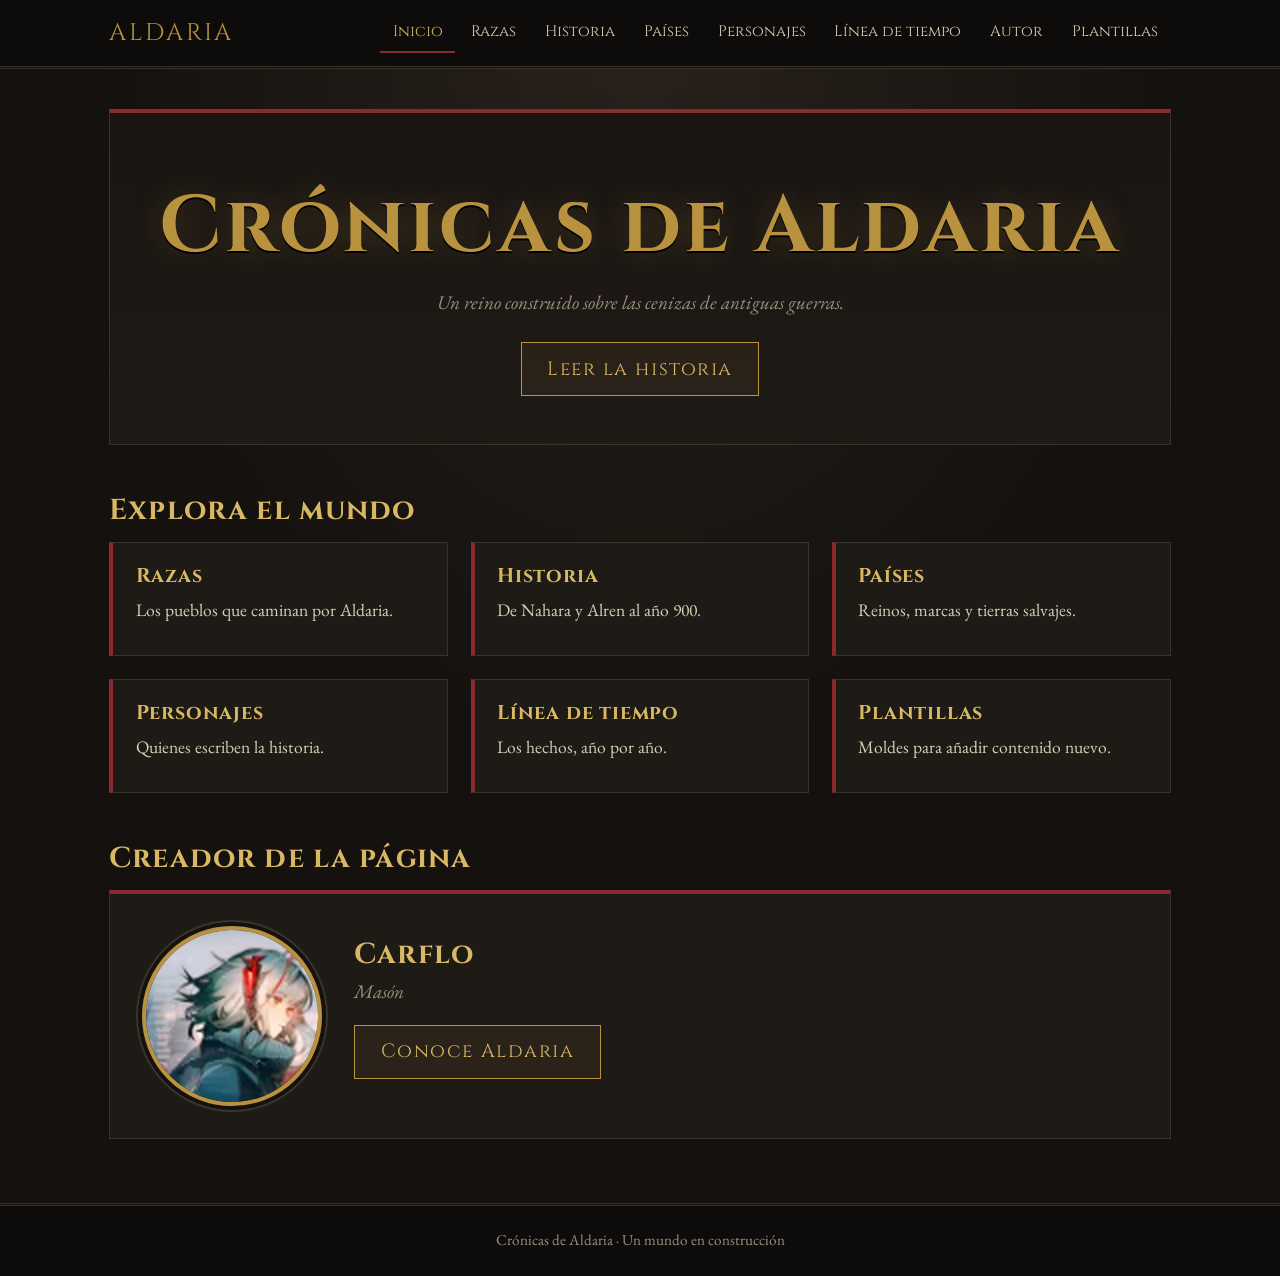
<file: index.html>
<!DOCTYPE html>
<html lang="es">
<head>
<meta charset="UTF-8">
<meta name="viewport" content="width=device-width, initial-scale=1">
<title>Inicio · Aldaria</title>
<link rel="preconnect" href="https://fonts.googleapis.com">
<link rel="preconnect" href="https://fonts.gstatic.com" crossorigin>
<link href="https://fonts.googleapis.com/css2?family=Cinzel:wght@400;700&family=EB+Garamond:ital,wght@0,400;0,600;1,400&display=swap" rel="stylesheet">
<link rel="stylesheet" href="css/style.css">
<script>document.documentElement.classList.add("js")</script>
</head>
<body>
<header class="cabecera"><div class="interior">
  <a class="marca" href="index.html">ALDARIA</a>
  <button class="menu-boton" aria-expanded="false" aria-label="Abrir menú">Menú</button>
  <nav aria-label="Principal"><ul><li><a href="index.html" aria-current="page">Inicio</a></li><li><a href="razas.html">Razas</a></li><li><a href="historia.html">Historia</a></li><li><a href="paises.html">Países</a></li><li><a href="personajes.html">Personajes</a></li><li><a href="linea-tiempo.html">Línea de tiempo</a></li><li><a href="autor.html">Autor</a></li><li><a href="plantillas.html">Plantillas</a></li></ul></nav>
</div></header>
<main>
<section class="portada">
<h1>Crónicas de Aldaria</h1>
<p>Un reino construido sobre las cenizas de antiguas guerras.</p>
<a class="boton" href="historia.html">Leer la historia</a>
</section>
<h2>Explora el mundo</h2>
<div class="rejilla"><a class="tarjeta tarjeta-enlace" href="razas.html"><h3>Razas</h3><p>Los pueblos que caminan por Aldaria.</p></a><a class="tarjeta tarjeta-enlace" href="historia.html"><h3>Historia</h3><p>De Nahara y Alren al año 900.</p></a><a class="tarjeta tarjeta-enlace" href="paises.html"><h3>Países</h3><p>Reinos, marcas y tierras salvajes.</p></a><a class="tarjeta tarjeta-enlace" href="personajes.html"><h3>Personajes</h3><p>Quienes escriben la historia.</p></a><a class="tarjeta tarjeta-enlace" href="linea-tiempo.html"><h3>Línea de tiempo</h3><p>Los hechos, año por año.</p></a><a class="tarjeta tarjeta-enlace" href="plantillas.html"><h3>Plantillas</h3><p>Moldes para añadir contenido nuevo.</p></a></div>
<h2 style="margin-top:3rem">Creador de la página</h2>
<section class="autor">
  <img src="img/carflo.png" alt="Imagen de perfil de Carflo">
  <div class="autor-texto">
    <h2>Carflo</h2>
    <p class="dato">Masón</p>
    <p><a class="boton" href="autor.html">Conoce Aldaria</a></p>
  </div>
</section>
</main>
<footer class="pie">Crónicas de Aldaria · Un mundo en construcción</footer>
<script src="js/main.js"></script>
</body>
</html>
</file>
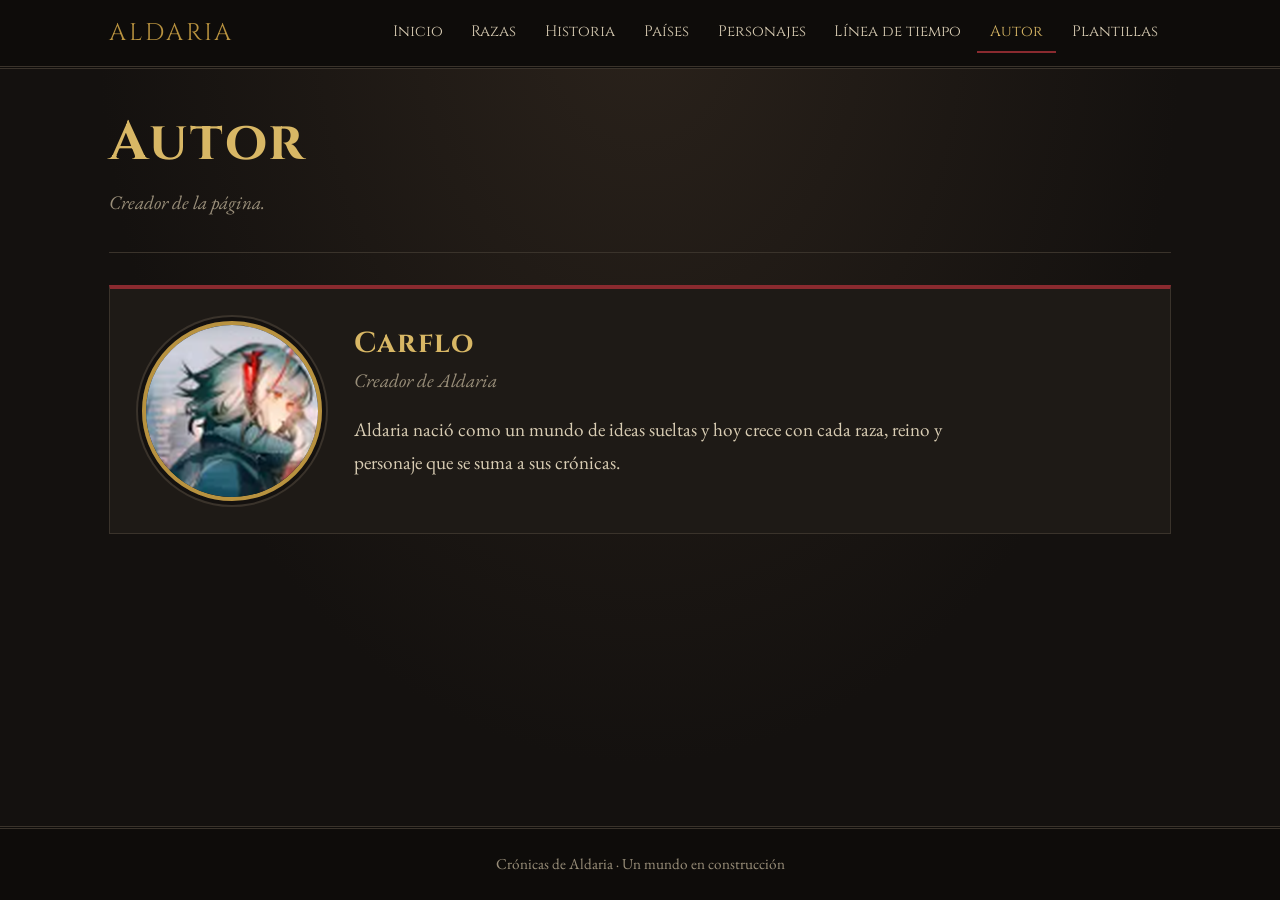
<file: autor.html>
<!DOCTYPE html>
<html lang="es">
<head>
<meta charset="UTF-8">
<meta name="viewport" content="width=device-width, initial-scale=1">
<title>Autor · Aldaria</title>
<link rel="preconnect" href="https://fonts.googleapis.com">
<link rel="preconnect" href="https://fonts.gstatic.com" crossorigin>
<link href="https://fonts.googleapis.com/css2?family=Cinzel:wght@400;700&family=EB+Garamond:ital,wght@0,400;0,600;1,400&display=swap" rel="stylesheet">
<link rel="stylesheet" href="css/style.css">
<script>document.documentElement.classList.add("js")</script>
</head>
<body>
<header class="cabecera"><div class="interior">
  <a class="marca" href="index.html">ALDARIA</a>
  <button class="menu-boton" aria-expanded="false" aria-label="Abrir menú">Menú</button>
  <nav aria-label="Principal"><ul><li><a href="index.html">Inicio</a></li><li><a href="razas.html">Razas</a></li><li><a href="historia.html">Historia</a></li><li><a href="paises.html">Países</a></li><li><a href="personajes.html">Personajes</a></li><li><a href="linea-tiempo.html">Línea de tiempo</a></li><li><a href="autor.html" aria-current="page">Autor</a></li><li><a href="plantillas.html">Plantillas</a></li></ul></nav>
</div></header>
<main>
<div class="cabecera-pagina"><h1>Autor</h1><p>Creador de la página.</p></div>
<section class="autor">
  <img src="img/carflo.png" alt="Imagen de perfil de Carflo">
  <div class="autor-texto">
    <h2>Carflo</h2>
    <p class="dato">Creador de Aldaria</p>
    <p>Aldaria nació como un mundo de ideas sueltas y hoy crece con cada raza, reino y personaje que se suma a sus crónicas.</p>
  </div>
</section>
</main>
<footer class="pie">Crónicas de Aldaria · Un mundo en construcción</footer>
<script src="js/main.js"></script>
</body>
</html>
</file>
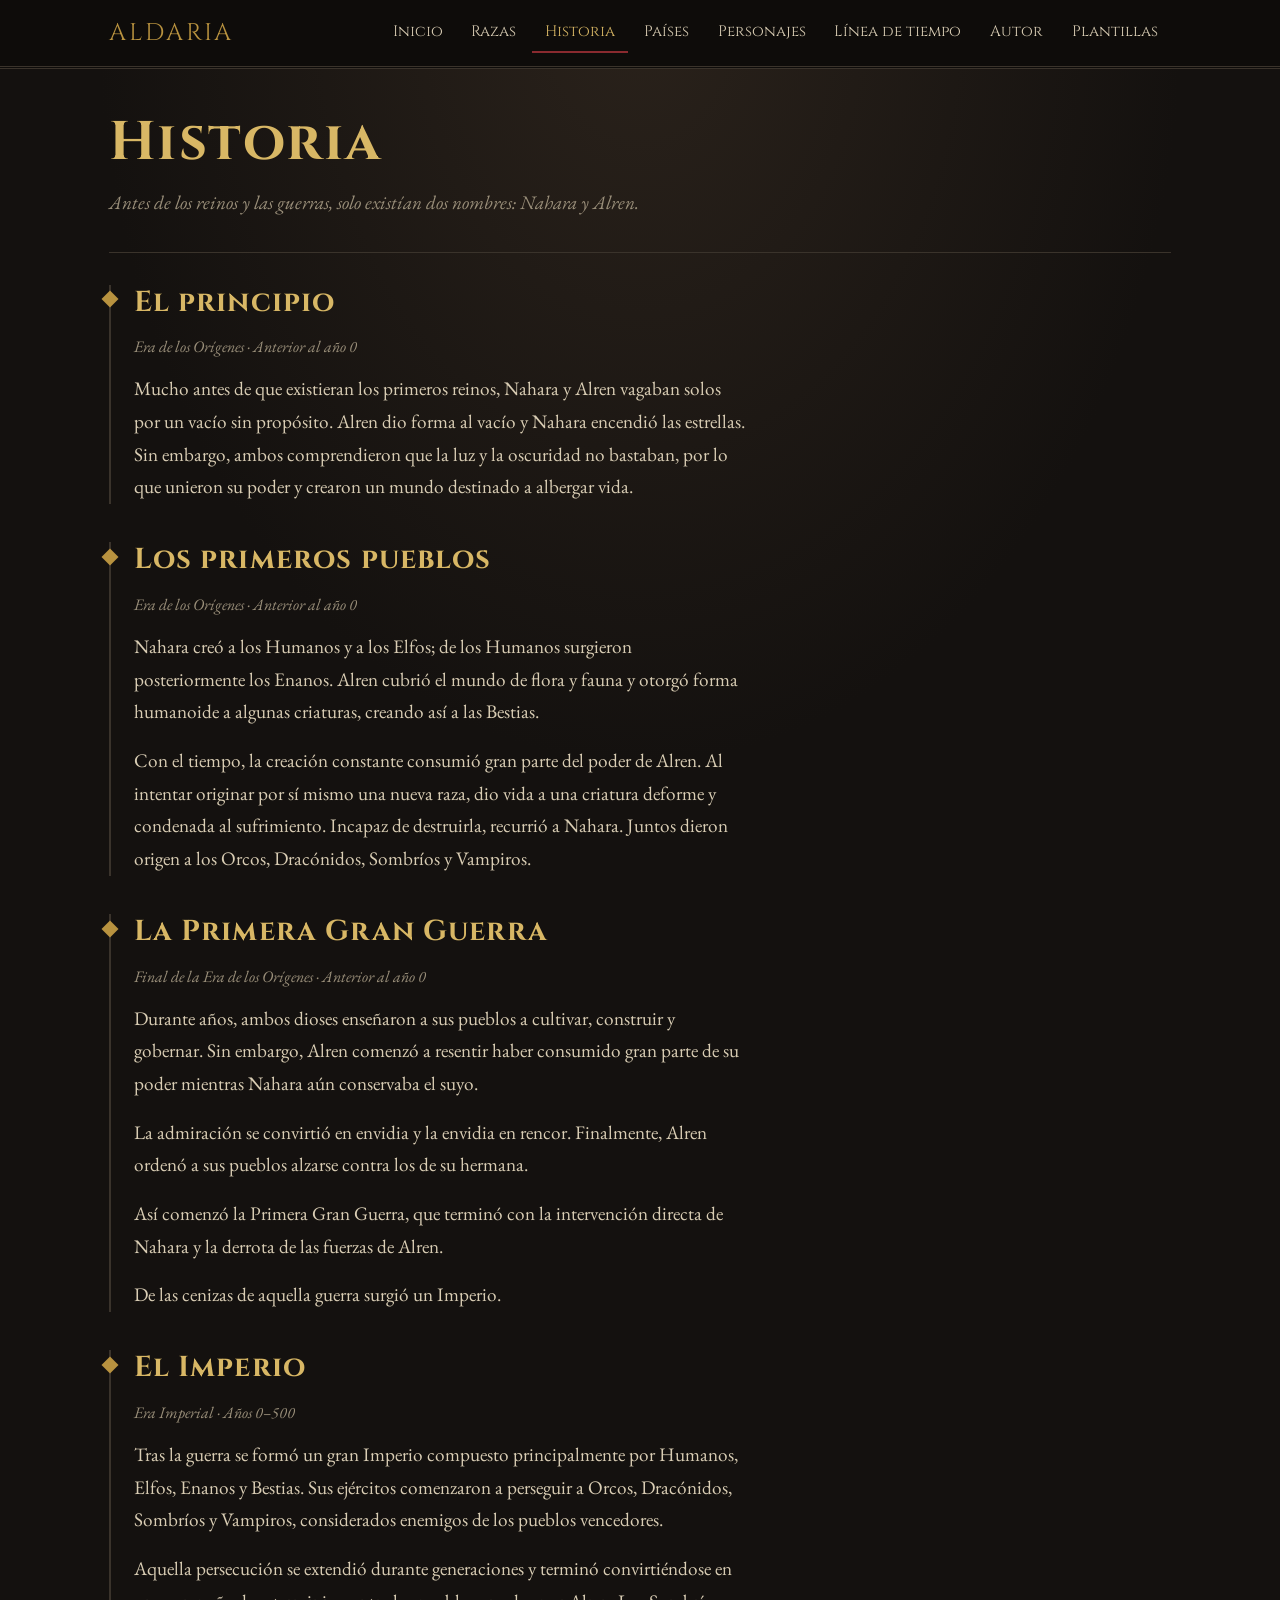
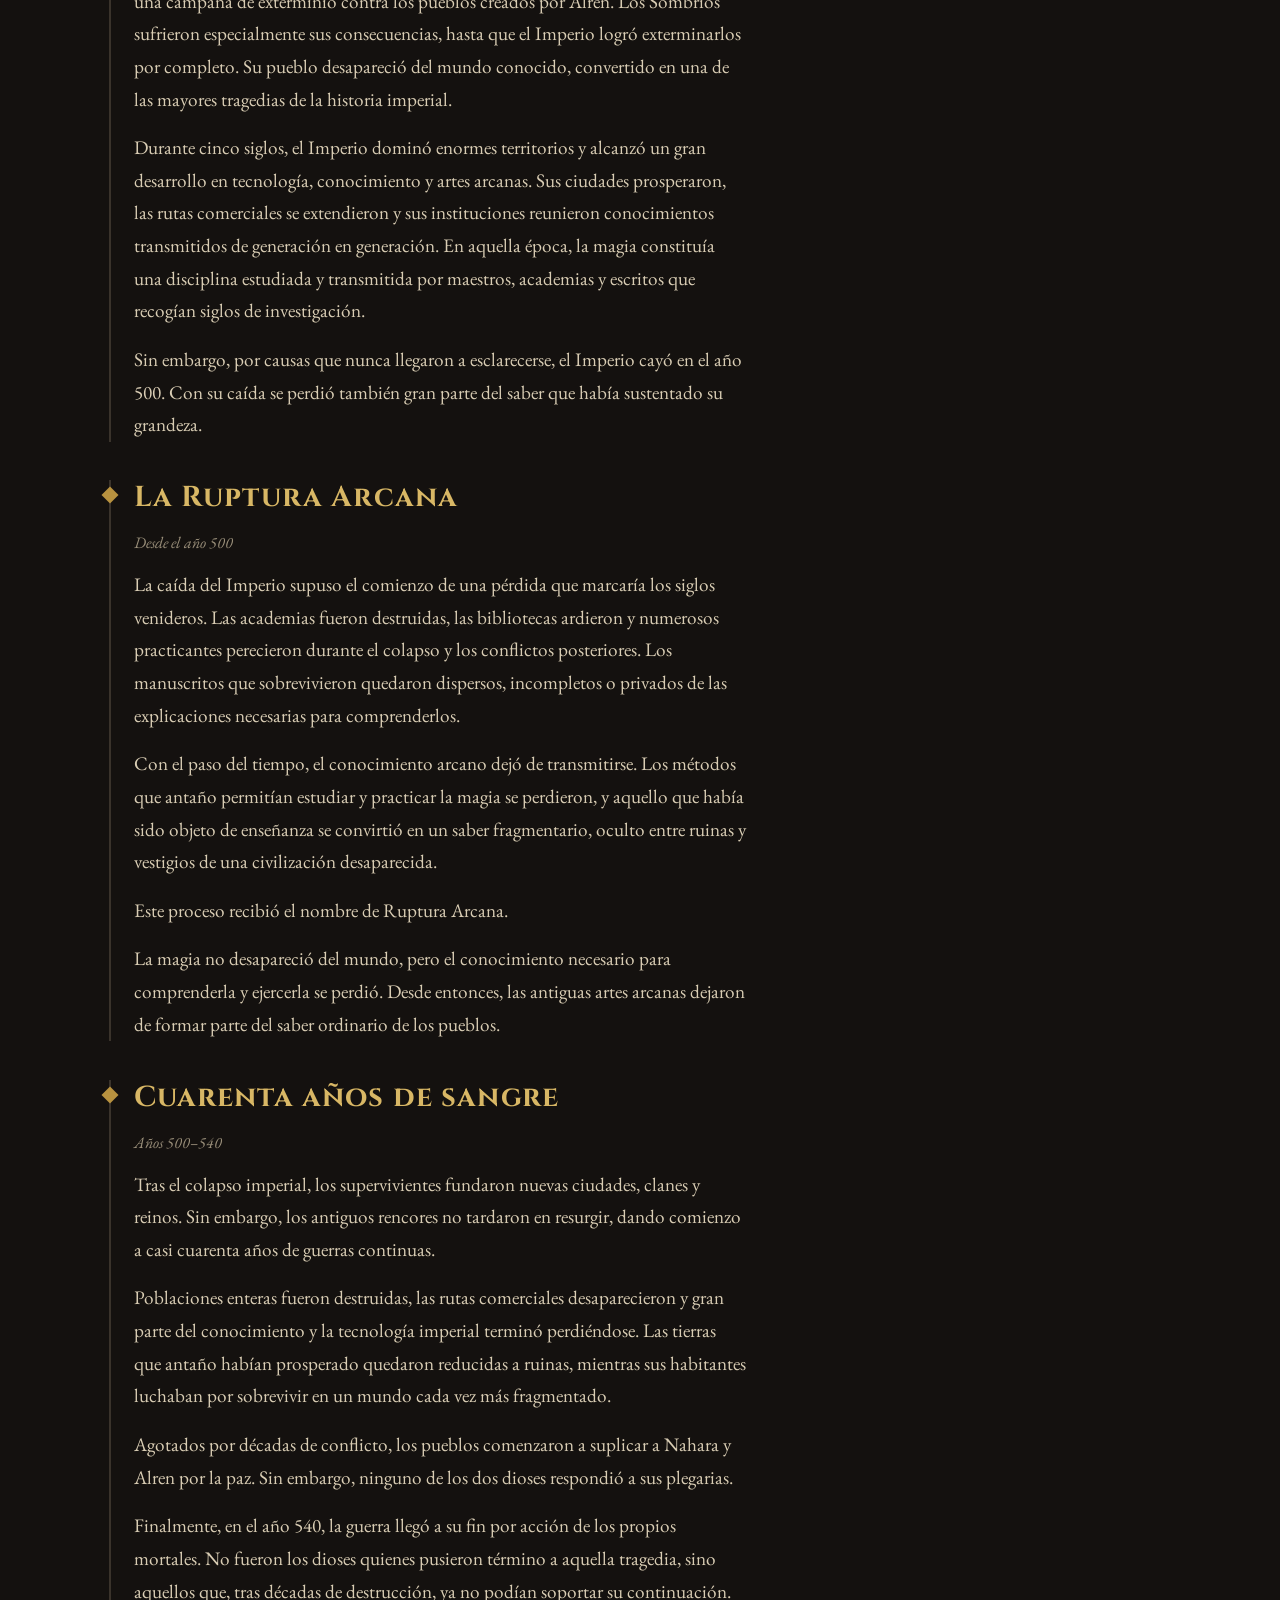
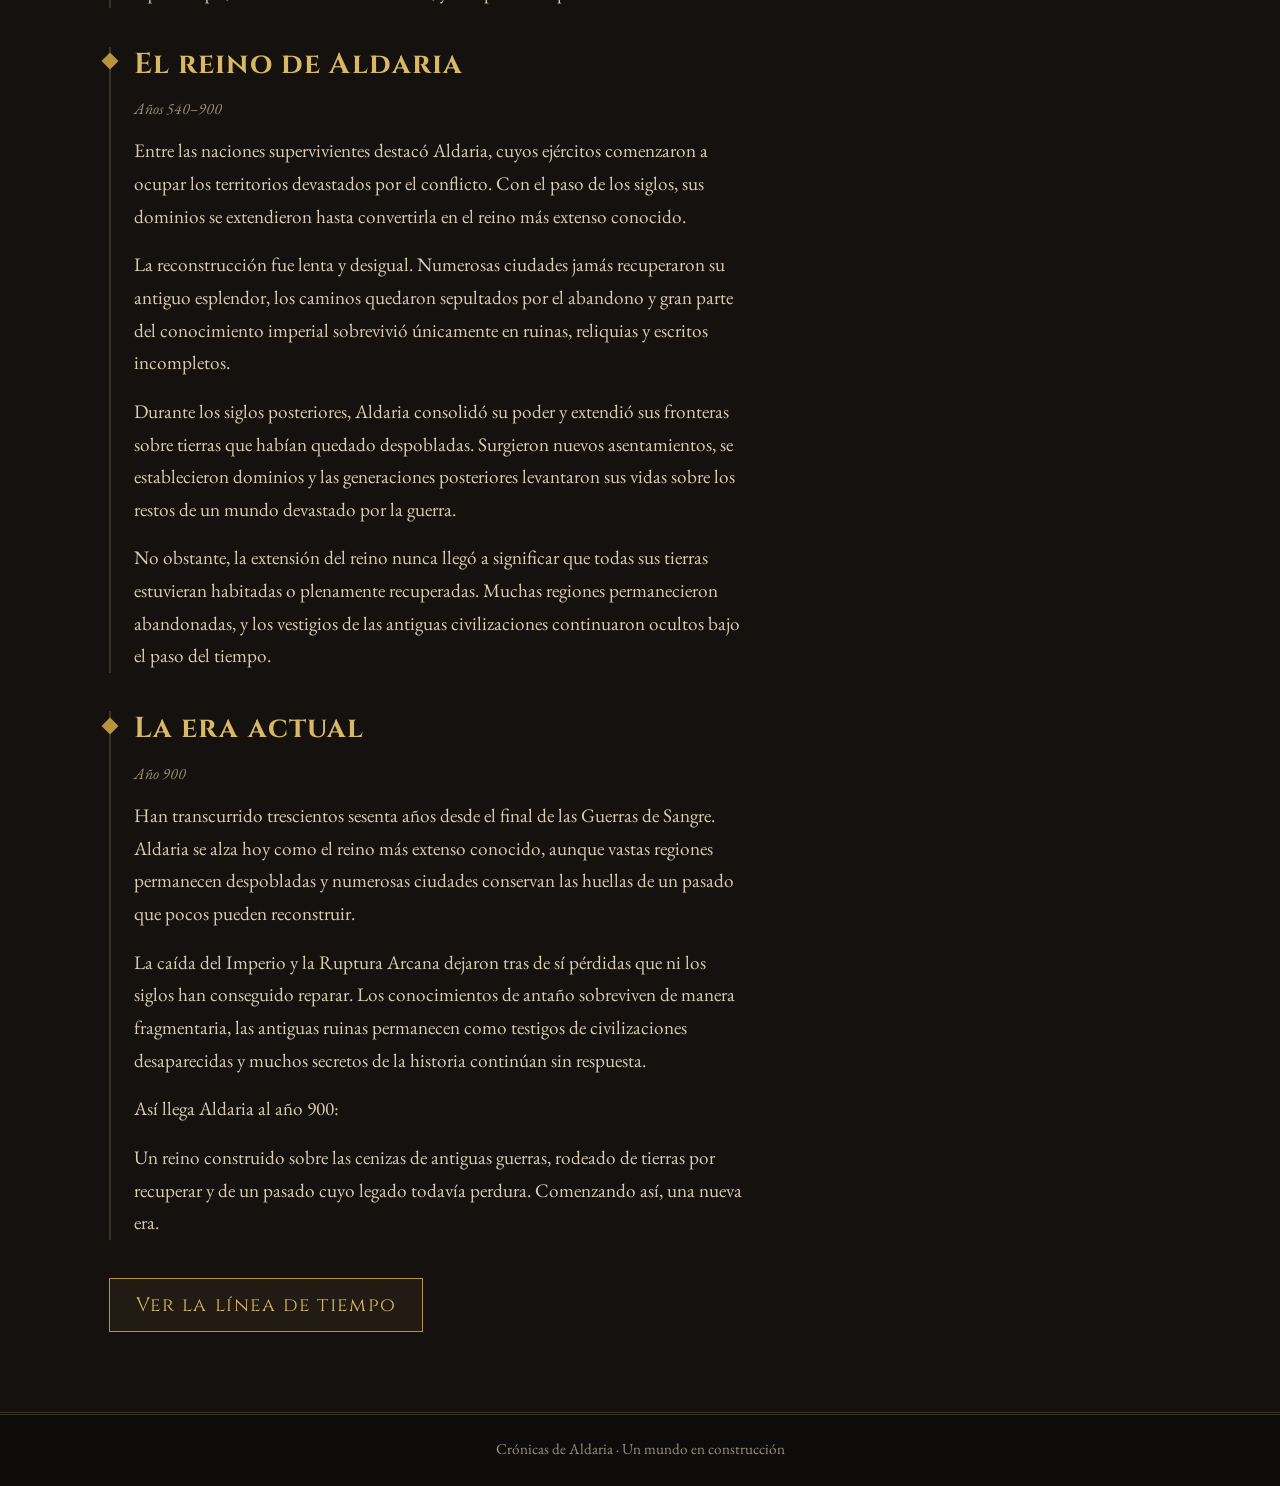
<file: historia.html>
<!DOCTYPE html>
<html lang="es">
<head>
<meta charset="UTF-8">
<meta name="viewport" content="width=device-width, initial-scale=1">
<title>Historia · Aldaria</title>
<link rel="preconnect" href="https://fonts.googleapis.com">
<link rel="preconnect" href="https://fonts.gstatic.com" crossorigin>
<link href="https://fonts.googleapis.com/css2?family=Cinzel:wght@400;700&family=EB+Garamond:ital,wght@0,400;0,600;1,400&display=swap" rel="stylesheet">
<link rel="stylesheet" href="css/style.css">
<script>document.documentElement.classList.add("js")</script>
</head>
<body>
<header class="cabecera"><div class="interior">
  <a class="marca" href="index.html">ALDARIA</a>
  <button class="menu-boton" aria-expanded="false" aria-label="Abrir menú">Menú</button>
  <nav aria-label="Principal"><ul><li><a href="index.html">Inicio</a></li><li><a href="razas.html">Razas</a></li><li><a href="historia.html" aria-current="page">Historia</a></li><li><a href="paises.html">Países</a></li><li><a href="personajes.html">Personajes</a></li><li><a href="linea-tiempo.html">Línea de tiempo</a></li><li><a href="autor.html">Autor</a></li><li><a href="plantillas.html">Plantillas</a></li></ul></nav>
</div></header>
<main>
<div class="cabecera-pagina"><h1>Historia</h1><p>Antes de los reinos y las guerras, solo existían dos nombres: Nahara y Alren.</p></div><section class="era"><h2>El principio</h2><p class="periodo">Era de los Orígenes · Anterior al año 0</p><p>Mucho antes de que existieran los primeros reinos, Nahara y Alren vagaban solos por un vacío sin propósito. Alren dio forma al vacío y Nahara encendió las estrellas. Sin embargo, ambos comprendieron que la luz y la oscuridad no bastaban, por lo que unieron su poder y crearon un mundo destinado a albergar vida.</p></section>
<section class="era"><h2>Los primeros pueblos</h2><p class="periodo">Era de los Orígenes · Anterior al año 0</p><p>Nahara creó a los Humanos y a los Elfos; de los Humanos surgieron posteriormente los Enanos. Alren cubrió el mundo de flora y fauna y otorgó forma humanoide a algunas criaturas, creando así a las Bestias.</p><p>Con el tiempo, la creación constante consumió gran parte del poder de Alren. Al intentar originar por sí mismo una nueva raza, dio vida a una criatura deforme y condenada al sufrimiento. Incapaz de destruirla, recurrió a Nahara. Juntos dieron origen a los Orcos, Dracónidos, Sombríos y Vampiros.</p></section>
<section class="era"><h2>La Primera Gran Guerra</h2><p class="periodo">Final de la Era de los Orígenes · Anterior al año 0</p><p>Durante años, ambos dioses enseñaron a sus pueblos a cultivar, construir y gobernar. Sin embargo, Alren comenzó a resentir haber consumido gran parte de su poder mientras Nahara aún conservaba el suyo.</p><p>La admiración se convirtió en envidia y la envidia en rencor. Finalmente, Alren ordenó a sus pueblos alzarse contra los de su hermana.</p><p>Así comenzó la Primera Gran Guerra, que terminó con la intervención directa de Nahara y la derrota de las fuerzas de Alren.</p><p>De las cenizas de aquella guerra surgió un Imperio.</p></section>
<section class="era"><h2>El Imperio</h2><p class="periodo">Era Imperial · Años 0–500</p><p>Tras la guerra se formó un gran Imperio compuesto principalmente por Humanos, Elfos, Enanos y Bestias. Sus ejércitos comenzaron a perseguir a Orcos, Dracónidos, Sombríos y Vampiros, considerados enemigos de los pueblos vencedores.</p><p>Aquella persecución se extendió durante generaciones y terminó convirtiéndose en una campaña de exterminio contra los pueblos creados por Alren. Los Sombríos sufrieron especialmente sus consecuencias, hasta que el Imperio logró exterminarlos por completo. Su pueblo desapareció del mundo conocido, convertido en una de las mayores tragedias de la historia imperial.</p><p>Durante cinco siglos, el Imperio dominó enormes territorios y alcanzó un gran desarrollo en tecnología, conocimiento y artes arcanas. Sus ciudades prosperaron, las rutas comerciales se extendieron y sus instituciones reunieron conocimientos transmitidos de generación en generación. En aquella época, la magia constituía una disciplina estudiada y transmitida por maestros, academias y escritos que recogían siglos de investigación.</p><p>Sin embargo, por causas que nunca llegaron a esclarecerse, el Imperio cayó en el año 500. Con su caída se perdió también gran parte del saber que había sustentado su grandeza.</p></section>
<section class="era"><h2>La Ruptura Arcana</h2><p class="periodo">Desde el año 500</p><p>La caída del Imperio supuso el comienzo de una pérdida que marcaría los siglos venideros. Las academias fueron destruidas, las bibliotecas ardieron y numerosos practicantes perecieron durante el colapso y los conflictos posteriores. Los manuscritos que sobrevivieron quedaron dispersos, incompletos o privados de las explicaciones necesarias para comprenderlos.</p><p>Con el paso del tiempo, el conocimiento arcano dejó de transmitirse. Los métodos que antaño permitían estudiar y practicar la magia se perdieron, y aquello que había sido objeto de enseñanza se convirtió en un saber fragmentario, oculto entre ruinas y vestigios de una civilización desaparecida.</p><p>Este proceso recibió el nombre de Ruptura Arcana.</p><p>La magia no desapareció del mundo, pero el conocimiento necesario para comprenderla y ejercerla se perdió. Desde entonces, las antiguas artes arcanas dejaron de formar parte del saber ordinario de los pueblos.</p></section>
<section class="era"><h2>Cuarenta años de sangre</h2><p class="periodo">Años 500–540</p><p>Tras el colapso imperial, los supervivientes fundaron nuevas ciudades, clanes y reinos. Sin embargo, los antiguos rencores no tardaron en resurgir, dando comienzo a casi cuarenta años de guerras continuas.</p><p>Poblaciones enteras fueron destruidas, las rutas comerciales desaparecieron y gran parte del conocimiento y la tecnología imperial terminó perdiéndose. Las tierras que antaño habían prosperado quedaron reducidas a ruinas, mientras sus habitantes luchaban por sobrevivir en un mundo cada vez más fragmentado.</p><p>Agotados por décadas de conflicto, los pueblos comenzaron a suplicar a Nahara y Alren por la paz. Sin embargo, ninguno de los dos dioses respondió a sus plegarias.</p><p>Finalmente, en el año 540, la guerra llegó a su fin por acción de los propios mortales. No fueron los dioses quienes pusieron término a aquella tragedia, sino aquellos que, tras décadas de destrucción, ya no podían soportar su continuación.</p></section>
<section class="era"><h2>El reino de Aldaria</h2><p class="periodo">Años 540–900</p><p>Entre las naciones supervivientes destacó Aldaria, cuyos ejércitos comenzaron a ocupar los territorios devastados por el conflicto. Con el paso de los siglos, sus dominios se extendieron hasta convertirla en el reino más extenso conocido.</p><p>La reconstrucción fue lenta y desigual. Numerosas ciudades jamás recuperaron su antiguo esplendor, los caminos quedaron sepultados por el abandono y gran parte del conocimiento imperial sobrevivió únicamente en ruinas, reliquias y escritos incompletos.</p><p>Durante los siglos posteriores, Aldaria consolidó su poder y extendió sus fronteras sobre tierras que habían quedado despobladas. Surgieron nuevos asentamientos, se establecieron dominios y las generaciones posteriores levantaron sus vidas sobre los restos de un mundo devastado por la guerra.</p><p>No obstante, la extensión del reino nunca llegó a significar que todas sus tierras estuvieran habitadas o plenamente recuperadas. Muchas regiones permanecieron abandonadas, y los vestigios de las antiguas civilizaciones continuaron ocultos bajo el paso del tiempo.</p></section>
<section class="era"><h2>La era actual</h2><p class="periodo">Año 900</p><p>Han transcurrido trescientos sesenta años desde el final de las Guerras de Sangre. Aldaria se alza hoy como el reino más extenso conocido, aunque vastas regiones permanecen despobladas y numerosas ciudades conservan las huellas de un pasado que pocos pueden reconstruir.</p><p>La caída del Imperio y la Ruptura Arcana dejaron tras de sí pérdidas que ni los siglos han conseguido reparar. Los conocimientos de antaño sobreviven de manera fragmentaria, las antiguas ruinas permanecen como testigos de civilizaciones desaparecidas y muchos secretos de la historia continúan sin respuesta.</p><p>Así llega Aldaria al año 900:</p><p>Un reino construido sobre las cenizas de antiguas guerras, rodeado de tierras por recuperar y de un pasado cuyo legado todavía perdura. Comenzando así, una nueva era.</p></section>
<p><a class="boton" href="linea-tiempo.html">Ver la línea de tiempo</a></p>
</main>
<footer class="pie">Crónicas de Aldaria · Un mundo en construcción</footer>
<script src="js/main.js"></script>
</body>
</html>
</file>
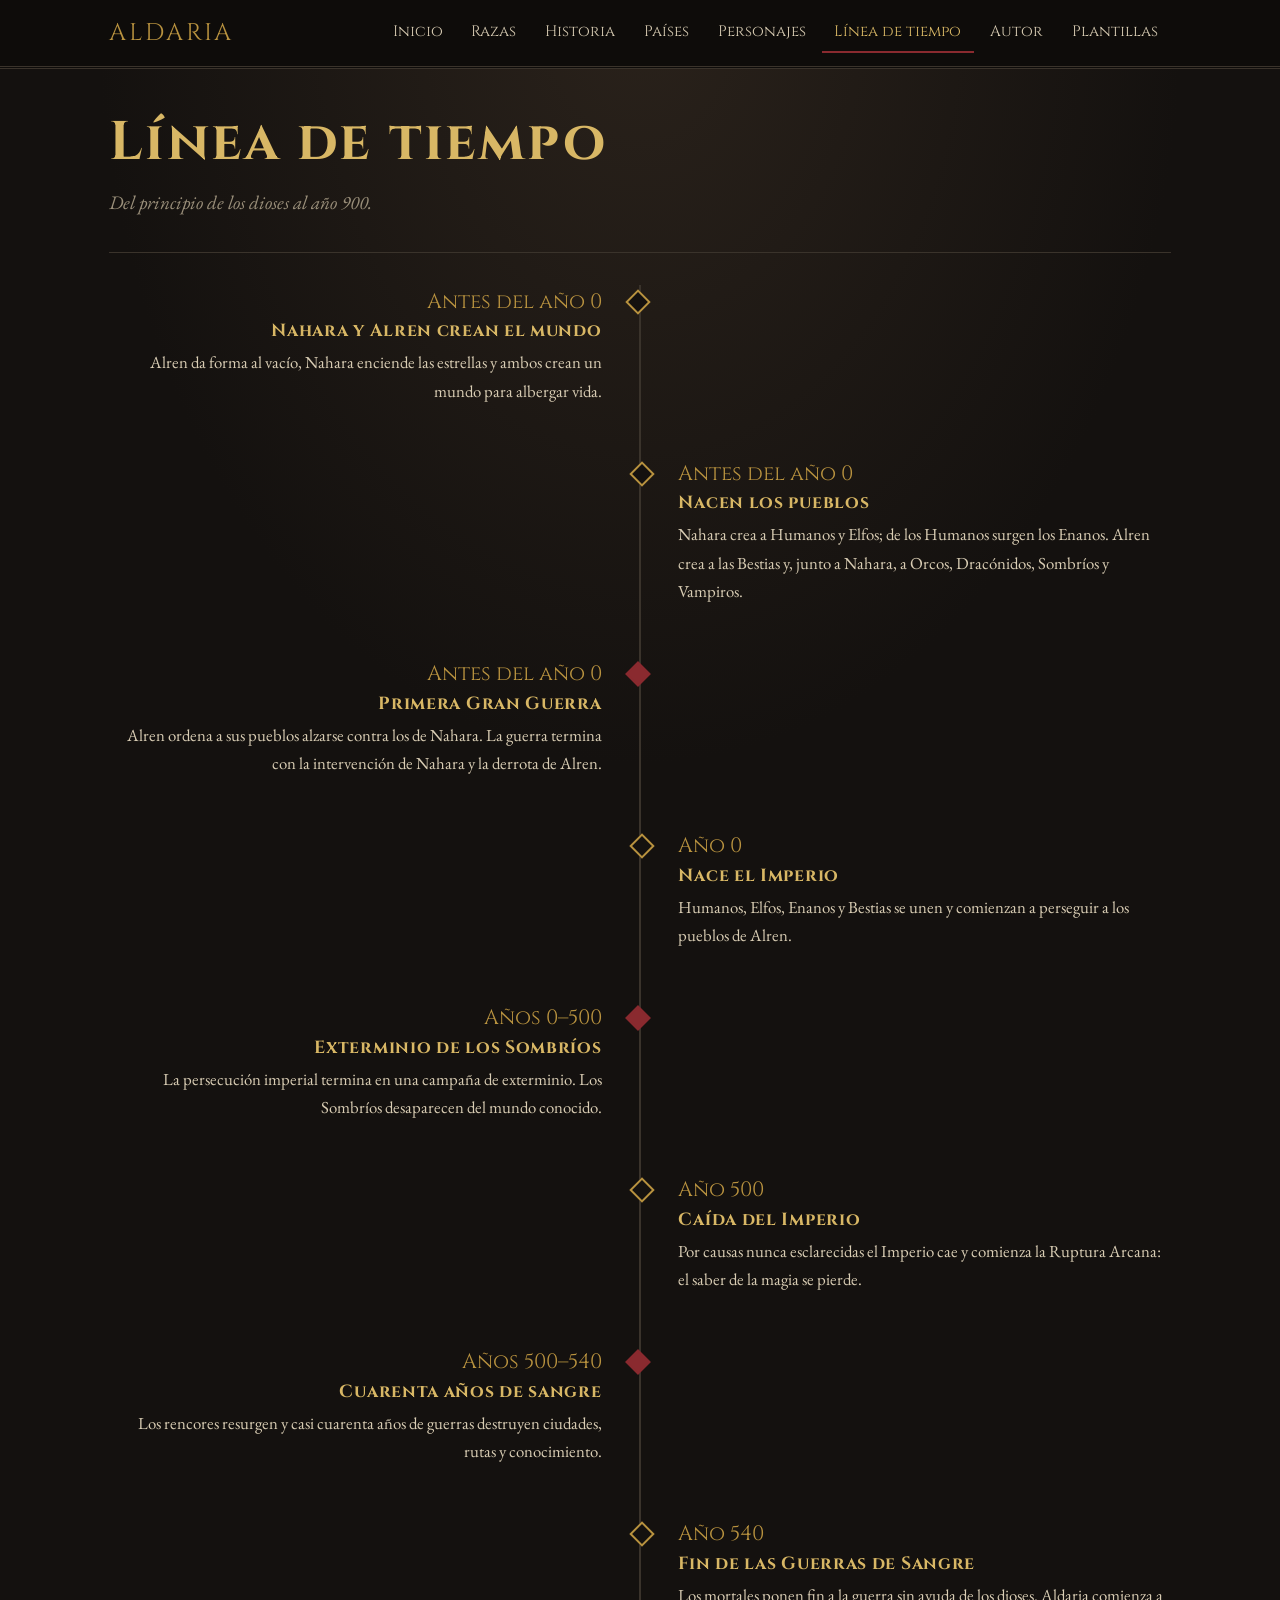
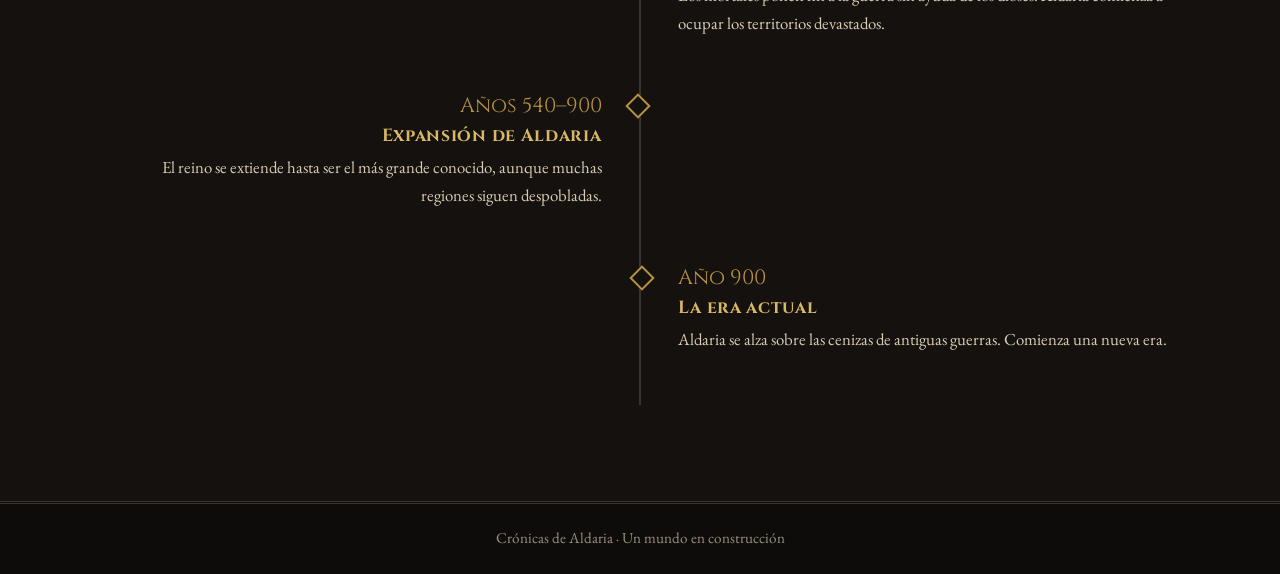
<file: linea-tiempo.html>
<!DOCTYPE html>
<html lang="es">
<head>
<meta charset="UTF-8">
<meta name="viewport" content="width=device-width, initial-scale=1">
<title>Línea de tiempo · Aldaria</title>
<link rel="preconnect" href="https://fonts.googleapis.com">
<link rel="preconnect" href="https://fonts.gstatic.com" crossorigin>
<link href="https://fonts.googleapis.com/css2?family=Cinzel:wght@400;700&family=EB+Garamond:ital,wght@0,400;0,600;1,400&display=swap" rel="stylesheet">
<link rel="stylesheet" href="css/style.css">
<script>document.documentElement.classList.add("js")</script>
</head>
<body>
<header class="cabecera"><div class="interior">
  <a class="marca" href="index.html">ALDARIA</a>
  <button class="menu-boton" aria-expanded="false" aria-label="Abrir menú">Menú</button>
  <nav aria-label="Principal"><ul><li><a href="index.html">Inicio</a></li><li><a href="razas.html">Razas</a></li><li><a href="historia.html">Historia</a></li><li><a href="paises.html">Países</a></li><li><a href="personajes.html">Personajes</a></li><li><a href="linea-tiempo.html" aria-current="page">Línea de tiempo</a></li><li><a href="autor.html">Autor</a></li><li><a href="plantillas.html">Plantillas</a></li></ul></nav>
</div></header>
<main>
<div class="cabecera-pagina"><h1>Línea de tiempo</h1><p>Del principio de los dioses al año 900.</p></div><ol class="linea" style="list-style:none"><li class="hito "><span class="anio">Antes del año 0</span><h3>Nahara y Alren crean el mundo</h3><p>Alren da forma al vacío, Nahara enciende las estrellas y ambos crean un mundo para albergar vida.</p></li><li class="hito "><span class="anio">Antes del año 0</span><h3>Nacen los pueblos</h3><p>Nahara crea a Humanos y Elfos; de los Humanos surgen los Enanos. Alren crea a las Bestias y, junto a Nahara, a Orcos, Dracónidos, Sombríos y Vampiros.</p></li><li class="hito guerra"><span class="anio">Antes del año 0</span><h3>Primera Gran Guerra</h3><p>Alren ordena a sus pueblos alzarse contra los de Nahara. La guerra termina con la intervención de Nahara y la derrota de Alren.</p></li><li class="hito "><span class="anio">Año 0</span><h3>Nace el Imperio</h3><p>Humanos, Elfos, Enanos y Bestias se unen y comienzan a perseguir a los pueblos de Alren.</p></li><li class="hito guerra"><span class="anio">Años 0–500</span><h3>Exterminio de los Sombríos</h3><p>La persecución imperial termina en una campaña de exterminio. Los Sombríos desaparecen del mundo conocido.</p></li><li class="hito "><span class="anio">Año 500</span><h3>Caída del Imperio</h3><p>Por causas nunca esclarecidas el Imperio cae y comienza la Ruptura Arcana: el saber de la magia se pierde.</p></li><li class="hito guerra"><span class="anio">Años 500–540</span><h3>Cuarenta años de sangre</h3><p>Los rencores resurgen y casi cuarenta años de guerras destruyen ciudades, rutas y conocimiento.</p></li><li class="hito "><span class="anio">Año 540</span><h3>Fin de las Guerras de Sangre</h3><p>Los mortales ponen fin a la guerra sin ayuda de los dioses. Aldaria comienza a ocupar los territorios devastados.</p></li><li class="hito "><span class="anio">Años 540–900</span><h3>Expansión de Aldaria</h3><p>El reino se extiende hasta ser el más grande conocido, aunque muchas regiones siguen despobladas.</p></li><li class="hito "><span class="anio">Año 900</span><h3>La era actual</h3><p>Aldaria se alza sobre las cenizas de antiguas guerras. Comienza una nueva era.</p></li></ol>
</main>
<footer class="pie">Crónicas de Aldaria · Un mundo en construcción</footer>
<script src="js/main.js"></script>
</body>
</html>
</file>
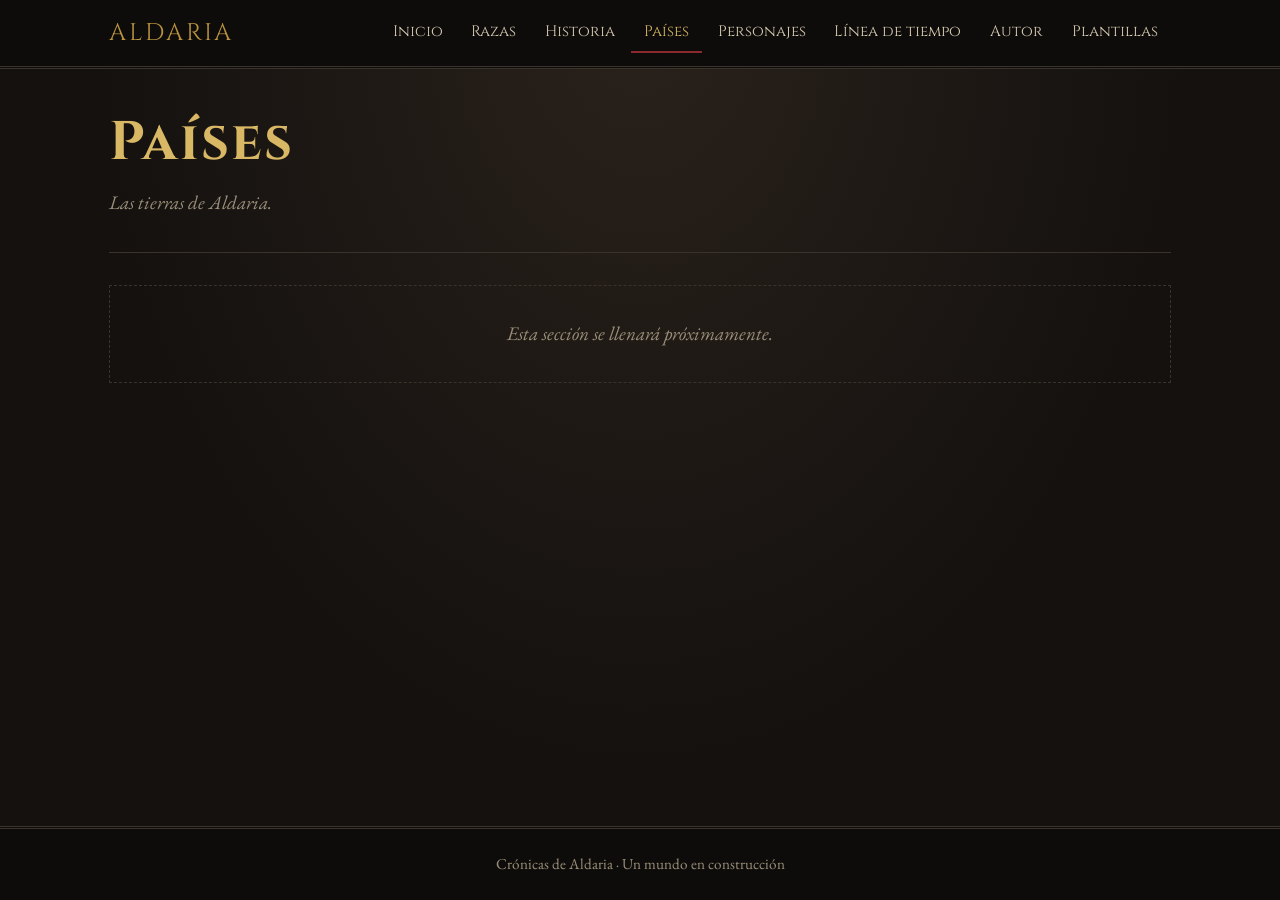
<file: paises.html>
<!DOCTYPE html>
<html lang="es">
<head>
<meta charset="UTF-8">
<meta name="viewport" content="width=device-width, initial-scale=1">
<title>Países · Aldaria</title>
<link rel="preconnect" href="https://fonts.googleapis.com">
<link rel="preconnect" href="https://fonts.gstatic.com" crossorigin>
<link href="https://fonts.googleapis.com/css2?family=Cinzel:wght@400;700&family=EB+Garamond:ital,wght@0,400;0,600;1,400&display=swap" rel="stylesheet">
<link rel="stylesheet" href="css/style.css">
<script>document.documentElement.classList.add("js")</script>
</head>
<body>
<header class="cabecera"><div class="interior">
  <a class="marca" href="index.html">ALDARIA</a>
  <button class="menu-boton" aria-expanded="false" aria-label="Abrir menú">Menú</button>
  <nav aria-label="Principal"><ul><li><a href="index.html">Inicio</a></li><li><a href="razas.html">Razas</a></li><li><a href="historia.html">Historia</a></li><li><a href="paises.html" aria-current="page">Países</a></li><li><a href="personajes.html">Personajes</a></li><li><a href="linea-tiempo.html">Línea de tiempo</a></li><li><a href="autor.html">Autor</a></li><li><a href="plantillas.html">Plantillas</a></li></ul></nav>
</div></header>
<main>
<div class="cabecera-pagina"><h1>Países</h1><p>Las tierras de Aldaria.</p></div><p class="vacio">Esta sección se llenará próximamente.</p>
</main>
<footer class="pie">Crónicas de Aldaria · Un mundo en construcción</footer>
<script src="js/main.js"></script>
</body>
</html>
</file>
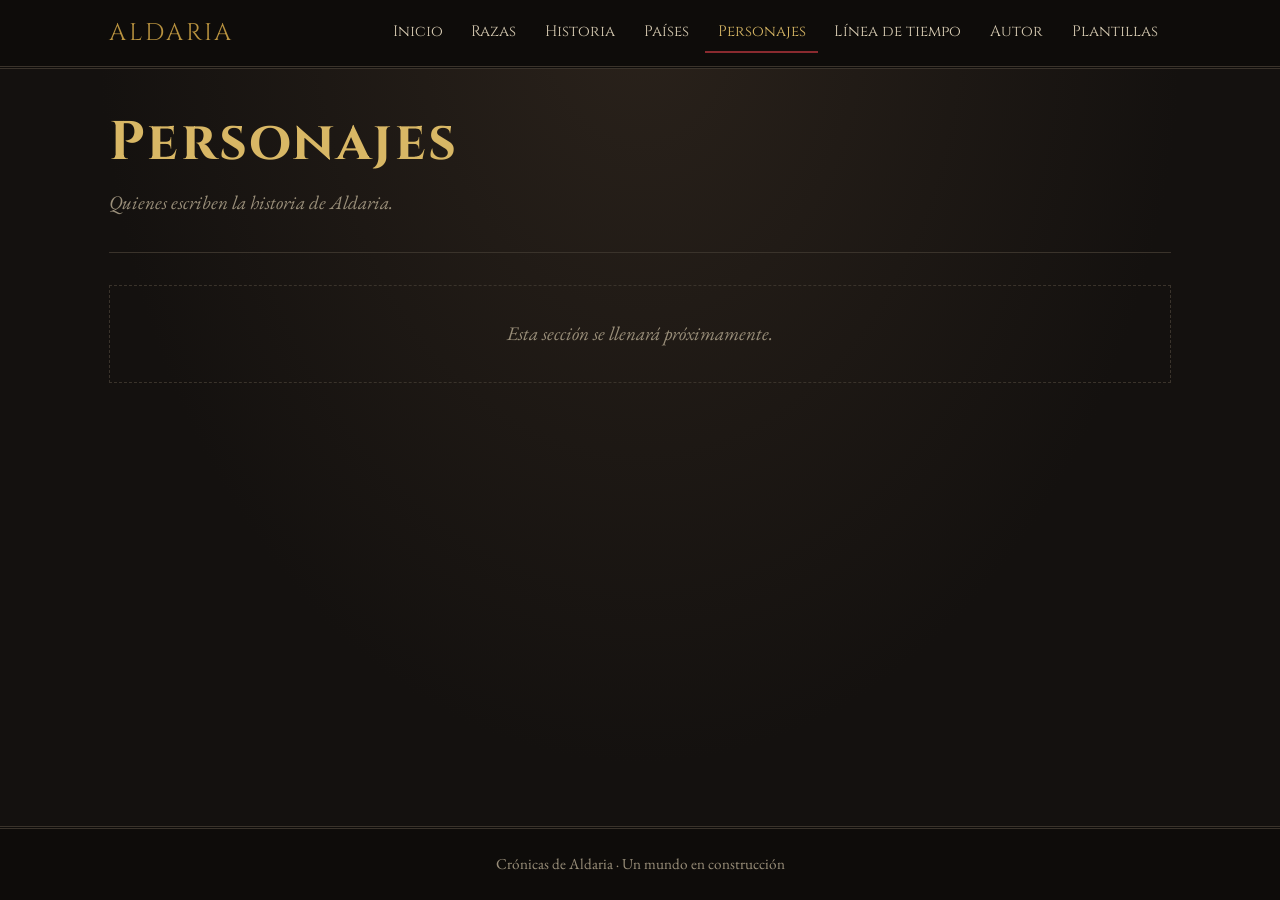
<file: personajes.html>
<!DOCTYPE html>
<html lang="es">
<head>
<meta charset="UTF-8">
<meta name="viewport" content="width=device-width, initial-scale=1">
<title>Personajes · Aldaria</title>
<link rel="preconnect" href="https://fonts.googleapis.com">
<link rel="preconnect" href="https://fonts.gstatic.com" crossorigin>
<link href="https://fonts.googleapis.com/css2?family=Cinzel:wght@400;700&family=EB+Garamond:ital,wght@0,400;0,600;1,400&display=swap" rel="stylesheet">
<link rel="stylesheet" href="css/style.css">
<script>document.documentElement.classList.add("js")</script>
</head>
<body>
<header class="cabecera"><div class="interior">
  <a class="marca" href="index.html">ALDARIA</a>
  <button class="menu-boton" aria-expanded="false" aria-label="Abrir menú">Menú</button>
  <nav aria-label="Principal"><ul><li><a href="index.html">Inicio</a></li><li><a href="razas.html">Razas</a></li><li><a href="historia.html">Historia</a></li><li><a href="paises.html">Países</a></li><li><a href="personajes.html" aria-current="page">Personajes</a></li><li><a href="linea-tiempo.html">Línea de tiempo</a></li><li><a href="autor.html">Autor</a></li><li><a href="plantillas.html">Plantillas</a></li></ul></nav>
</div></header>
<main>
<div class="cabecera-pagina"><h1>Personajes</h1><p>Quienes escriben la historia de Aldaria.</p></div><p class="vacio">Esta sección se llenará próximamente.</p>
</main>
<footer class="pie">Crónicas de Aldaria · Un mundo en construcción</footer>
<script src="js/main.js"></script>
</body>
</html>
</file>
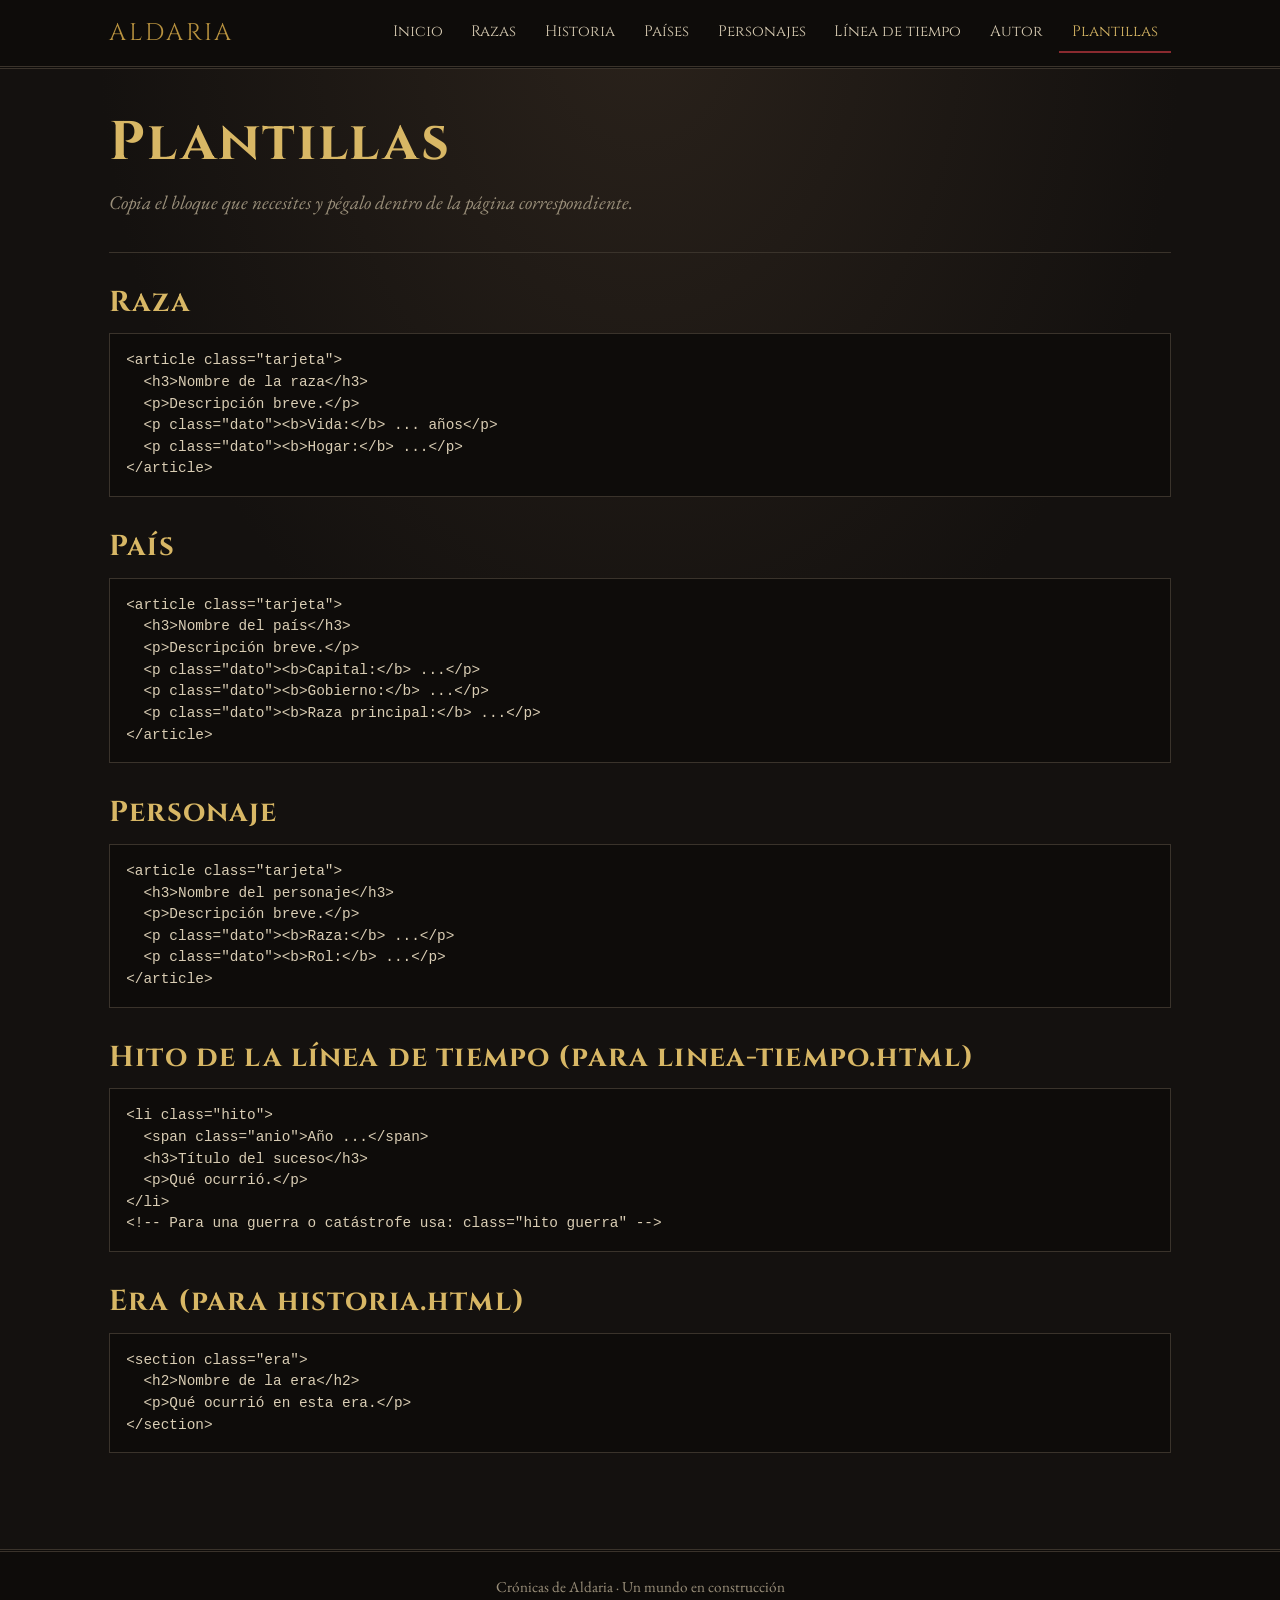
<file: plantillas.html>
<!DOCTYPE html>
<html lang="es">
<head>
<meta charset="UTF-8">
<meta name="viewport" content="width=device-width, initial-scale=1">
<title>Plantillas · Aldaria</title>
<link rel="preconnect" href="https://fonts.googleapis.com">
<link rel="preconnect" href="https://fonts.gstatic.com" crossorigin>
<link href="https://fonts.googleapis.com/css2?family=Cinzel:wght@400;700&family=EB+Garamond:ital,wght@0,400;0,600;1,400&display=swap" rel="stylesheet">
<link rel="stylesheet" href="css/style.css">
<script>document.documentElement.classList.add("js")</script>
</head>
<body>
<header class="cabecera"><div class="interior">
  <a class="marca" href="index.html">ALDARIA</a>
  <button class="menu-boton" aria-expanded="false" aria-label="Abrir menú">Menú</button>
  <nav aria-label="Principal"><ul><li><a href="index.html">Inicio</a></li><li><a href="razas.html">Razas</a></li><li><a href="historia.html">Historia</a></li><li><a href="paises.html">Países</a></li><li><a href="personajes.html">Personajes</a></li><li><a href="linea-tiempo.html">Línea de tiempo</a></li><li><a href="autor.html">Autor</a></li><li><a href="plantillas.html" aria-current="page">Plantillas</a></li></ul></nav>
</div></header>
<main>
<div class="cabecera-pagina"><h1>Plantillas</h1><p>Copia el bloque que necesites y pégalo dentro de la página correspondiente.</p></div><h2>Raza</h2><pre><code>&lt;article class=&quot;tarjeta&quot;&gt;
  &lt;h3&gt;Nombre de la raza&lt;/h3&gt;
  &lt;p&gt;Descripción breve.&lt;/p&gt;
  &lt;p class=&quot;dato&quot;&gt;&lt;b&gt;Vida:&lt;/b&gt; ... años&lt;/p&gt;
  &lt;p class=&quot;dato&quot;&gt;&lt;b&gt;Hogar:&lt;/b&gt; ...&lt;/p&gt;
&lt;/article&gt;</code></pre><h2>País</h2><pre><code>&lt;article class=&quot;tarjeta&quot;&gt;
  &lt;h3&gt;Nombre del país&lt;/h3&gt;
  &lt;p&gt;Descripción breve.&lt;/p&gt;
  &lt;p class=&quot;dato&quot;&gt;&lt;b&gt;Capital:&lt;/b&gt; ...&lt;/p&gt;
  &lt;p class=&quot;dato&quot;&gt;&lt;b&gt;Gobierno:&lt;/b&gt; ...&lt;/p&gt;
  &lt;p class=&quot;dato&quot;&gt;&lt;b&gt;Raza principal:&lt;/b&gt; ...&lt;/p&gt;
&lt;/article&gt;</code></pre><h2>Personaje</h2><pre><code>&lt;article class=&quot;tarjeta&quot;&gt;
  &lt;h3&gt;Nombre del personaje&lt;/h3&gt;
  &lt;p&gt;Descripción breve.&lt;/p&gt;
  &lt;p class=&quot;dato&quot;&gt;&lt;b&gt;Raza:&lt;/b&gt; ...&lt;/p&gt;
  &lt;p class=&quot;dato&quot;&gt;&lt;b&gt;Rol:&lt;/b&gt; ...&lt;/p&gt;
&lt;/article&gt;</code></pre><h2>Hito de la línea de tiempo (para linea-tiempo.html)</h2><pre><code>&lt;li class=&quot;hito&quot;&gt;
  &lt;span class=&quot;anio&quot;&gt;Año ...&lt;/span&gt;
  &lt;h3&gt;Título del suceso&lt;/h3&gt;
  &lt;p&gt;Qué ocurrió.&lt;/p&gt;
&lt;/li&gt;
&lt;!-- Para una guerra o catástrofe usa: class=&quot;hito guerra&quot; --&gt;</code></pre><h2>Era (para historia.html)</h2><pre><code>&lt;section class=&quot;era&quot;&gt;
  &lt;h2&gt;Nombre de la era&lt;/h2&gt;
  &lt;p&gt;Qué ocurrió en esta era.&lt;/p&gt;
&lt;/section&gt;</code></pre>
</main>
<footer class="pie">Crónicas de Aldaria · Un mundo en construcción</footer>
<script src="js/main.js"></script>
</body>
</html>
</file>
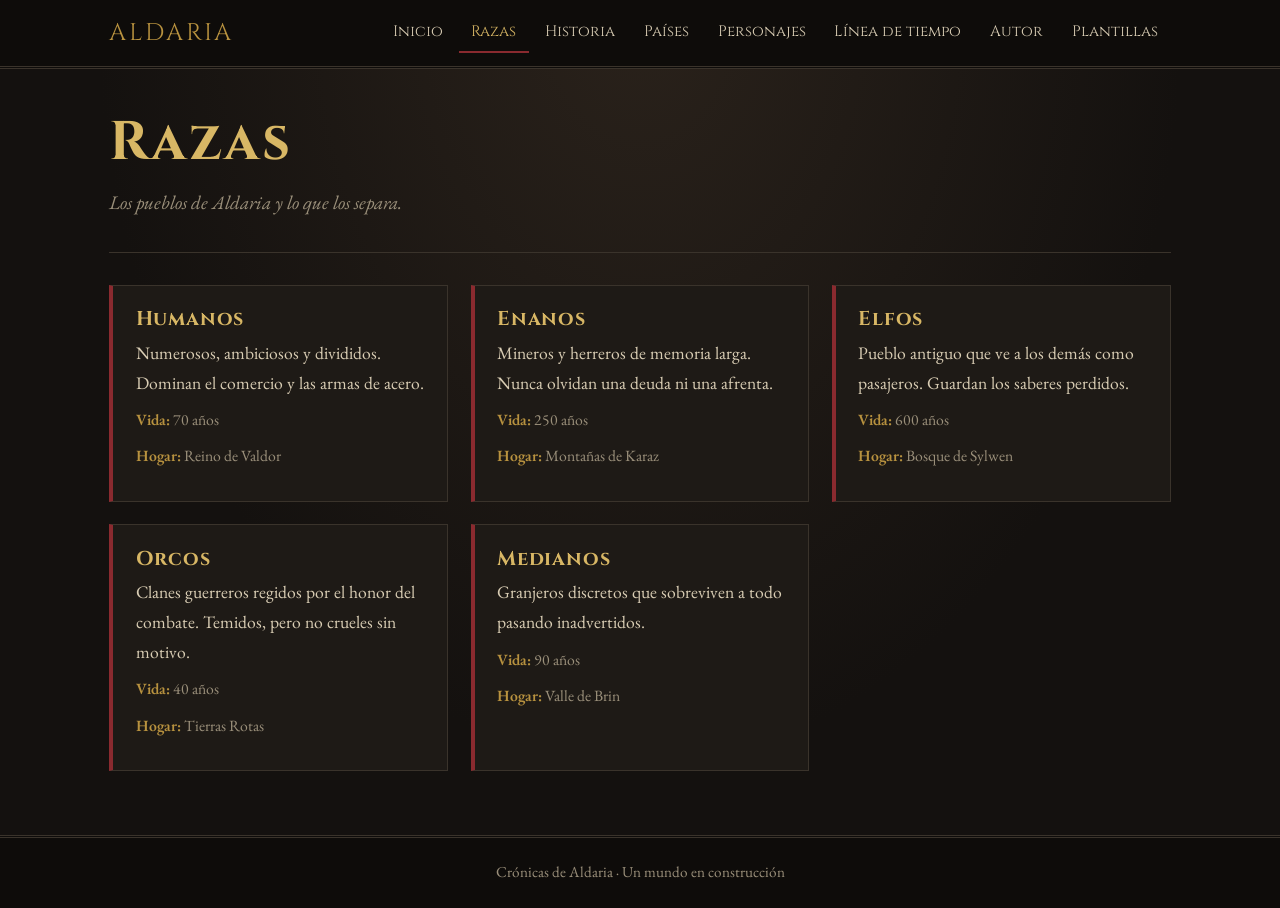
<file: razas.html>
<!DOCTYPE html>
<html lang="es">
<head>
<meta charset="UTF-8">
<meta name="viewport" content="width=device-width, initial-scale=1">
<title>Razas · Aldaria</title>
<link rel="preconnect" href="https://fonts.googleapis.com">
<link rel="preconnect" href="https://fonts.gstatic.com" crossorigin>
<link href="https://fonts.googleapis.com/css2?family=Cinzel:wght@400;700&family=EB+Garamond:ital,wght@0,400;0,600;1,400&display=swap" rel="stylesheet">
<link rel="stylesheet" href="css/style.css">
<script>document.documentElement.classList.add("js")</script>
</head>
<body>
<header class="cabecera"><div class="interior">
  <a class="marca" href="index.html">ALDARIA</a>
  <button class="menu-boton" aria-expanded="false" aria-label="Abrir menú">Menú</button>
  <nav aria-label="Principal"><ul><li><a href="index.html">Inicio</a></li><li><a href="razas.html" aria-current="page">Razas</a></li><li><a href="historia.html">Historia</a></li><li><a href="paises.html">Países</a></li><li><a href="personajes.html">Personajes</a></li><li><a href="linea-tiempo.html">Línea de tiempo</a></li><li><a href="autor.html">Autor</a></li><li><a href="plantillas.html">Plantillas</a></li></ul></nav>
</div></header>
<main>
<div class="cabecera-pagina"><h1>Razas</h1><p>Los pueblos de Aldaria y lo que los separa.</p></div><div class="rejilla"><article class="tarjeta"><h3>Humanos</h3><p>Numerosos, ambiciosos y divididos. Dominan el comercio y las armas de acero.</p><p class="dato"><b>Vida:</b> 70 años</p><p class="dato"><b>Hogar:</b> Reino de Valdor</p></article><article class="tarjeta"><h3>Enanos</h3><p>Mineros y herreros de memoria larga. Nunca olvidan una deuda ni una afrenta.</p><p class="dato"><b>Vida:</b> 250 años</p><p class="dato"><b>Hogar:</b> Montañas de Karaz</p></article><article class="tarjeta"><h3>Elfos</h3><p>Pueblo antiguo que ve a los demás como pasajeros. Guardan los saberes perdidos.</p><p class="dato"><b>Vida:</b> 600 años</p><p class="dato"><b>Hogar:</b> Bosque de Sylwen</p></article><article class="tarjeta"><h3>Orcos</h3><p>Clanes guerreros regidos por el honor del combate. Temidos, pero no crueles sin motivo.</p><p class="dato"><b>Vida:</b> 40 años</p><p class="dato"><b>Hogar:</b> Tierras Rotas</p></article><article class="tarjeta"><h3>Medianos</h3><p>Granjeros discretos que sobreviven a todo pasando inadvertidos.</p><p class="dato"><b>Vida:</b> 90 años</p><p class="dato"><b>Hogar:</b> Valle de Brin</p></article></div>
</main>
<footer class="pie">Crónicas de Aldaria · Un mundo en construcción</footer>
<script src="js/main.js"></script>
</body>
</html>
</file>
<file: css/style.css>
/* ===== Aldaria · tema medieval oscuro ===== */
:root{
  --carbon:#14110f;      /* fondo base */
  --piedra:#1e1a16;      /* paneles */
  --hierro:#3a332b;      /* bordes */
  --oro:#b8923f;         /* acento principal */
  --oro-claro:#d8b765;
  --sangre:#8a2a2f;      /* acento secundario */
  --hueso:#d9cdb4;       /* texto */
  --ceniza:#9a8f7a;      /* texto secundario */
  --titulo:'Cinzel','Trajan Pro','Times New Roman',serif;
  --texto:'EB Garamond',Georgia,'Times New Roman',serif;
}
*{box-sizing:border-box;margin:0;padding:0}
html{scroll-behavior:smooth}
body{
  background:var(--carbon);
  background-image:radial-gradient(ellipse at top,#2a221b 0%,var(--carbon) 60%);
  background-attachment:fixed;
  color:var(--hueso);
  font-family:var(--texto);
  font-size:1.2rem;
  line-height:1.7;
  min-height:100vh;
  display:flex;flex-direction:column;
}
a{color:var(--oro-claro);text-decoration:none}
a:hover,a:focus-visible{color:#fff;text-decoration:underline}
:focus-visible{outline:2px solid var(--oro);outline-offset:3px}
h1,h2,h3{font-family:var(--titulo);font-weight:700;color:var(--oro-claro);line-height:1.25;letter-spacing:.04em}
h1{font-size:clamp(2rem,5vw,3.4rem);margin-bottom:.6rem}
h2{font-size:1.8rem;margin-bottom:.8rem}
h3{font-size:1.25rem;margin-bottom:.4rem}
p{margin-bottom:1rem;max-width:68ch}

/* Cabecera y navegación */
.cabecera{background:#0e0c0a;border-bottom:3px double var(--hierro);position:sticky;top:0;z-index:10}
.cabecera .interior{max-width:1100px;margin:0 auto;padding:.8rem 1.2rem;display:flex;align-items:center;justify-content:space-between;gap:1rem;flex-wrap:wrap}
.marca{font-family:var(--titulo);font-size:1.5rem;color:var(--oro);letter-spacing:.12em}
.marca:hover{text-decoration:none;color:var(--oro-claro)}
.menu-boton{display:none;background:none;border:1px solid var(--hierro);color:var(--oro-claro);font-family:var(--titulo);padding:.3rem .8rem;cursor:pointer}
nav ul{list-style:none;display:flex;gap:.2rem;flex-wrap:wrap}
nav a{display:block;padding:.35rem .8rem;font-family:var(--titulo);font-size:.95rem;color:var(--hueso);border-bottom:2px solid transparent}
nav a:hover{text-decoration:none;color:var(--oro-claro);border-color:var(--oro)}
nav a[aria-current="page"]{color:var(--oro-claro);border-color:var(--sangre)}

/* Estructura */
main{flex:1;width:100%;max-width:1100px;margin:0 auto;padding:2.5rem 1.2rem 4rem}
.portada{text-align:center;padding:4rem 1rem 3rem;border:1px solid var(--hierro);border-top:4px solid var(--sangre);background:linear-gradient(180deg,#1a1512,var(--piedra));margin-bottom:3rem}
.portada h1{font-size:clamp(2.6rem,8vw,5rem);color:var(--oro);text-shadow:0 2px 0 #000,0 0 30px rgba(184,146,63,.25)}
.portada p{margin:0 auto 1.4rem;font-style:italic;color:var(--ceniza)}
.cabecera-pagina{border-bottom:1px solid var(--hierro);margin-bottom:2rem;padding-bottom:1rem}
.cabecera-pagina p{color:var(--ceniza);font-style:italic}
.boton{display:inline-block;font-family:var(--titulo);padding:.6rem 1.6rem;border:1px solid var(--oro);color:var(--oro-claro);background:rgba(184,146,63,.08);letter-spacing:.08em}
.boton:hover{background:var(--oro);color:var(--carbon);text-decoration:none}

/* Rejilla de tarjetas */
.rejilla{display:grid;grid-template-columns:repeat(auto-fill,minmax(260px,1fr));gap:1.4rem}
.tarjeta{background:var(--piedra);border:1px solid var(--hierro);border-left:4px solid var(--sangre);padding:1.3rem 1.4rem}
.tarjeta:hover{border-left-color:var(--oro)}
.tarjeta p{font-size:1.1rem;margin-bottom:.6rem}
.tarjeta .dato{color:var(--ceniza);font-size:.98rem}
.tarjeta .dato b{color:var(--oro);font-weight:600}
.tarjeta-enlace{display:block;color:inherit}
.tarjeta-enlace:hover{text-decoration:none}
.tarjeta-enlace h3{color:var(--oro-claro)}

/* Historia por eras */
.era{margin-bottom:2.4rem;padding-left:1.4rem;border-left:2px solid var(--hierro)}
.era h2{position:relative}
.era h2::before{content:"";position:absolute;left:calc(-1.4rem - 7px);top:.55rem;width:12px;height:12px;background:var(--oro);transform:rotate(45deg)}

/* Línea de tiempo */
.linea{position:relative;margin:2rem 0;padding:0}
.linea::before{content:"";position:absolute;left:50%;top:0;bottom:0;width:2px;background:var(--hierro);transform:translateX(-50%)}
.hito{position:relative;width:50%;padding:0 2.4rem 2.2rem 0;text-align:right}
.hito:nth-child(even){margin-left:50%;padding:0 0 2.2rem 2.4rem;text-align:left}
.hito::after{content:"";position:absolute;top:.5rem;right:-7px;width:14px;height:14px;background:var(--carbon);border:2px solid var(--oro);transform:rotate(45deg)}
.hito:nth-child(even)::after{right:auto;left:-7px}
.hito .anio{font-family:var(--titulo);color:var(--oro);font-size:1.3rem}
.hito h3{font-size:1.1rem}
.hito p{font-size:1.05rem;margin-left:auto}
.hito:nth-child(even) p{margin-left:0}
.hito.guerra::after{border-color:var(--sangre);background:var(--sangre)}

/* Plantillas */
pre{background:#0e0c0a;border:1px solid var(--hierro);padding:1rem;overflow-x:auto;font-size:.9rem;line-height:1.5;color:var(--hueso);margin-bottom:2rem;font-family:Consolas,'Courier New',monospace}

/* Pie */
.pie{background:#0e0c0a;border-top:3px double var(--hierro);text-align:center;padding:1.4rem 1rem;color:var(--ceniza);font-size:.95rem}

/* Móvil */
@media (max-width:760px){
  .menu-boton{display:block}
  nav{width:100%}
  nav ul{display:none;flex-direction:column}
  nav ul.abierto{display:flex}
  .linea::before{left:10px}
  .hito,.hito:nth-child(even){width:100%;margin-left:0;padding:0 0 2rem 2.2rem;text-align:left}
  .hito::after,.hito:nth-child(even)::after{left:3px;right:auto}
  .hito p,.hito:nth-child(even) p{margin-left:0}
}
@media (prefers-reduced-motion:reduce){html{scroll-behavior:auto}}

/* Autor */
.autor{display:flex;gap:2rem;align-items:center;flex-wrap:wrap;background:var(--piedra);border:1px solid var(--hierro);border-top:4px solid var(--sangre);padding:2rem}
.autor img{width:180px;height:180px;border-radius:50%;object-fit:cover;border:4px solid var(--oro);box-shadow:0 0 0 4px var(--carbon),0 0 0 6px var(--hierro)}
.autor-texto{flex:1;min-width:240px}
.autor-texto h2{margin-bottom:.2rem}
.autor-texto .dato{color:var(--ceniza);font-style:italic}

/* ===== Animaciones ===== */
@keyframes aparecer{from{opacity:0;transform:translateY(24px)}to{opacity:1;transform:none}}
@keyframes aparecer-izq{from{opacity:0;transform:translateX(-40px)}to{opacity:1;transform:none}}
@keyframes aparecer-der{from{opacity:0;transform:translateX(40px)}to{opacity:1;transform:none}}
@keyframes entrada-titulo{from{opacity:0;letter-spacing:.35em;filter:blur(6px)}to{opacity:1;letter-spacing:.04em;filter:none}}
@keyframes antorcha{
  0%,100%{text-shadow:0 2px 0 #000,0 0 26px rgba(184,146,63,.22)}
  35%{text-shadow:0 2px 0 #000,0 0 40px rgba(216,183,101,.45)}
  60%{text-shadow:0 2px 0 #000,0 0 30px rgba(184,146,63,.28)}
  80%{text-shadow:0 2px 0 #000,0 0 44px rgba(216,183,101,.4)}
}
@keyframes latido-guerra{
  0%,100%{box-shadow:0 0 0 0 rgba(138,42,47,.6)}
  50%{box-shadow:0 0 0 9px rgba(138,42,47,0)}
}
@keyframes desplegar{from{opacity:0;transform:translateY(-8px)}to{opacity:1;transform:none}}

/* Portada: entrada en secuencia (único momento "grande") */
.portada h1{animation:entrada-titulo 1.4s ease-out both, antorcha 5s ease-in-out 1.4s infinite}
.portada p{animation:aparecer .9s ease-out .9s backwards}
.portada .boton{animation:aparecer .9s ease-out 1.25s backwards}

/* Aparición al hacer scroll (solo si hay JS) */
.js .tarjeta:not(.visible),.js .era:not(.visible),.js .hito:not(.visible),
.js .autor:not(.visible),.js .cabecera-pagina:not(.visible),.js pre:not(.visible){opacity:0}
.visible{animation:aparecer .7s ease-out backwards;animation-delay:var(--d,0s)}
.hito.visible{animation-name:aparecer-izq}
.hito:nth-child(even).visible{animation-name:aparecer-der}

/* Respuestas al ratón y al teclado */
.tarjeta{transition:transform .25s ease,box-shadow .25s ease,border-color .25s ease}
.tarjeta:hover{transform:translateY(-4px);box-shadow:0 10px 24px rgba(0,0,0,.5),0 0 0 1px rgba(184,146,63,.25)}
nav a{transition:color .2s ease,border-color .2s ease}
.boton{transition:background .25s ease,color .25s ease,box-shadow .25s ease}
.boton:hover{box-shadow:0 0 18px rgba(184,146,63,.45)}
.marca{transition:color .25s ease,text-shadow .25s ease}
.marca:hover{text-shadow:0 0 14px rgba(216,183,101,.6)}
.hito::after{transition:transform .3s ease,background .3s ease}
.hito:hover::after{transform:rotate(45deg) scale(1.35);background:var(--oro)}
.hito.guerra::after{animation:latido-guerra 2.6s ease-out infinite}
.hito.guerra:hover::after{background:var(--sangre)}
.era h2::before{transition:transform .4s ease}
.era:hover h2::before{transform:rotate(225deg)}
.autor img{transition:transform .5s ease,box-shadow .5s ease}
.autor img:hover{transform:scale(1.05) rotate(-3deg);box-shadow:0 0 0 4px var(--carbon),0 0 0 6px var(--oro),0 0 28px rgba(184,146,63,.5)}
nav ul.abierto{animation:desplegar .25s ease-out}

/* En móvil la línea de tiempo entra desde abajo */
@media (max-width:760px){
  .hito.visible,.hito:nth-child(even).visible{animation-name:aparecer}
}

/* Sin movimiento si el sistema lo pide */
@media (prefers-reduced-motion:reduce){
  *,*::before,*::after{animation:none !important;transition:none !important}
  .js .tarjeta:not(.visible),.js .era:not(.visible),.js .hito:not(.visible),
  .js .autor:not(.visible),.js .cabecera-pagina:not(.visible),.js pre:not(.visible){opacity:1}
}

/* Historia y secciones vacías */
.era .periodo{color:var(--ceniza);font-style:italic;font-size:1rem;margin-bottom:.8rem}
.vacio{color:var(--ceniza);font-style:italic;padding:2rem;border:1px dashed var(--hierro);text-align:center;max-width:none}
</file>
